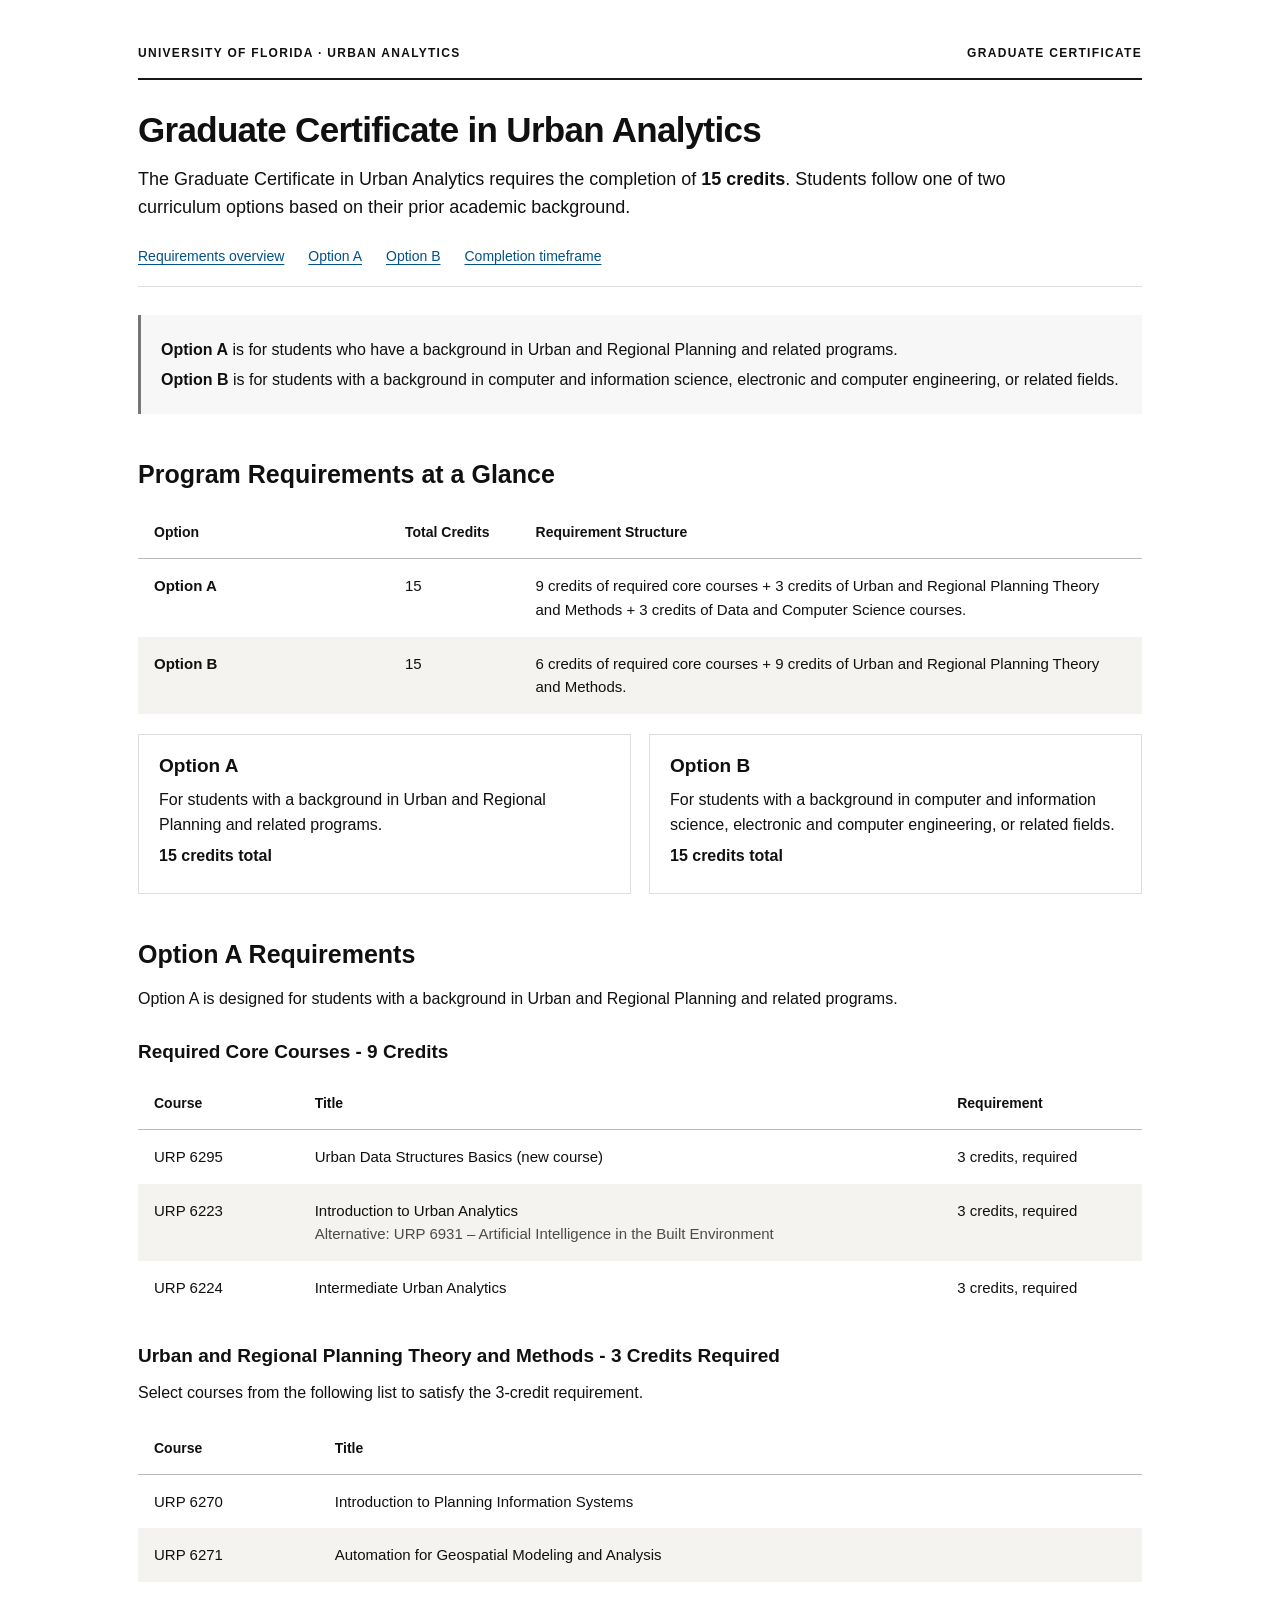
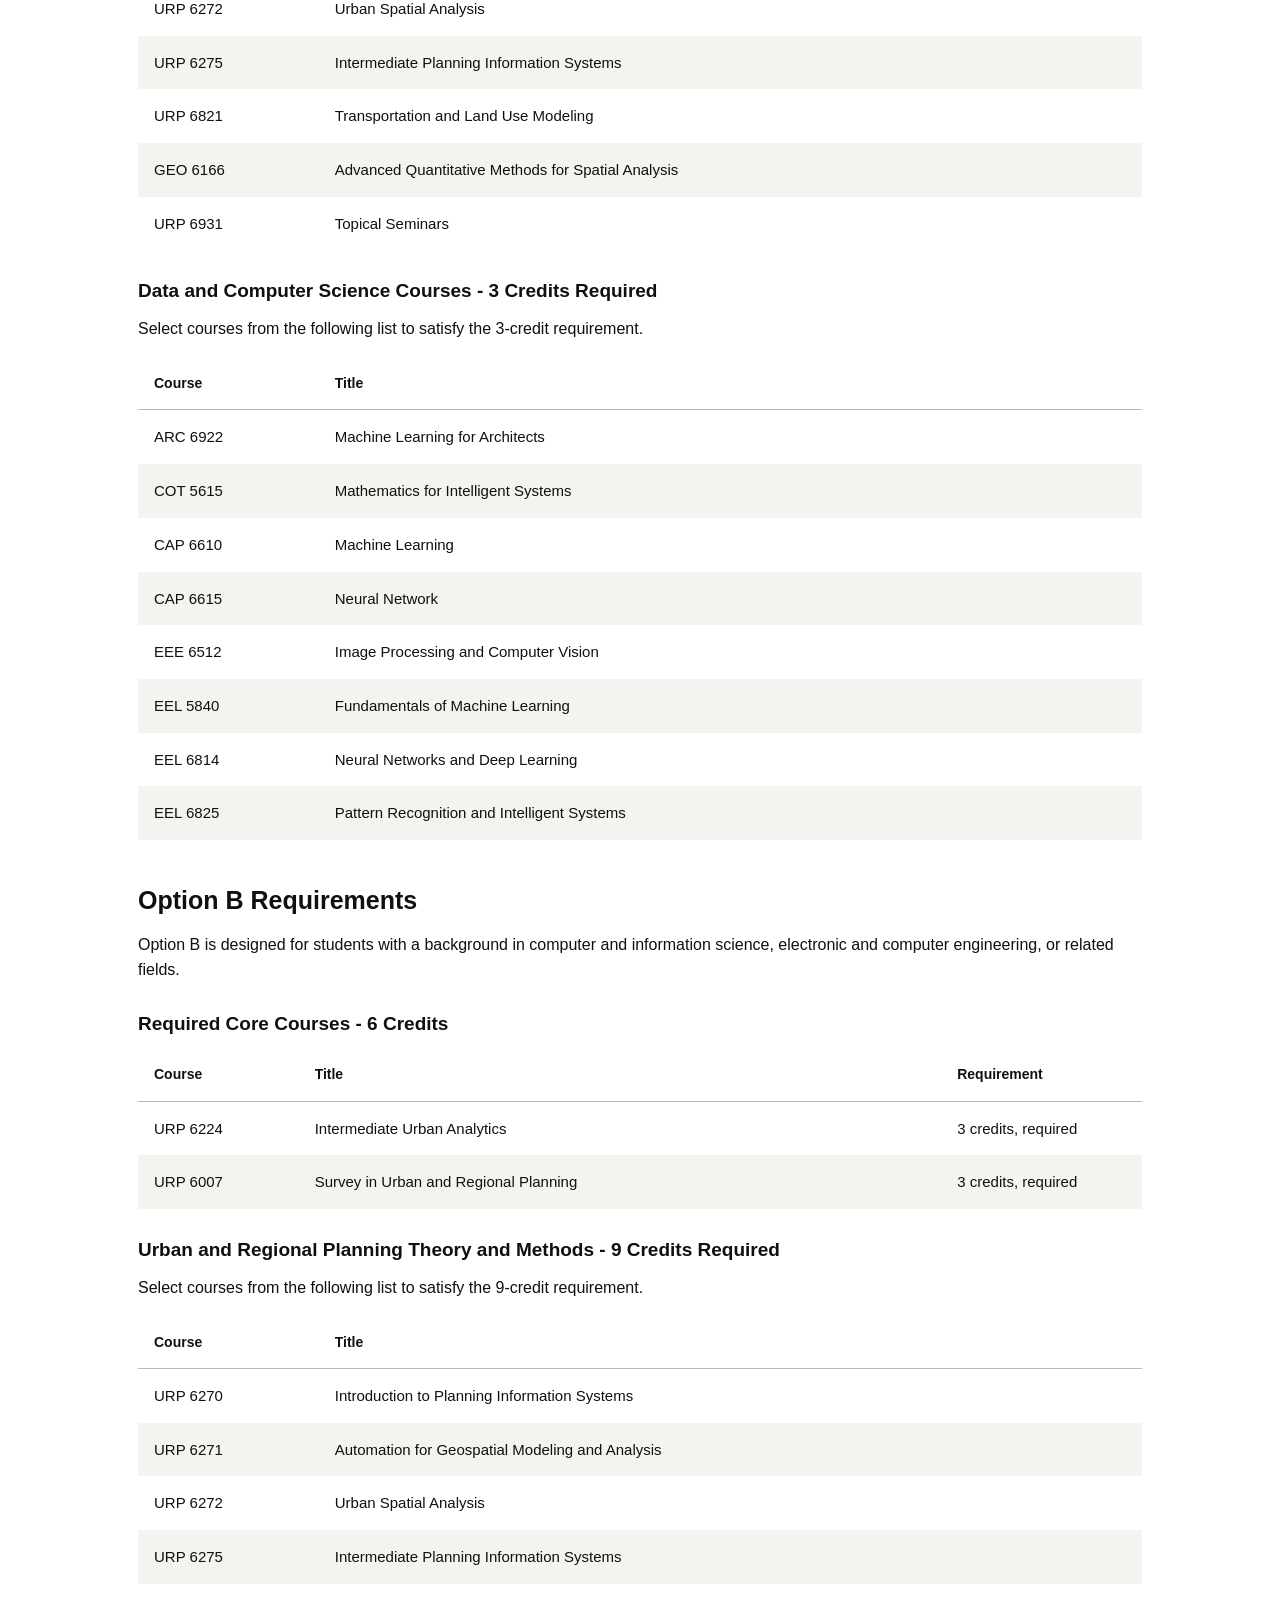
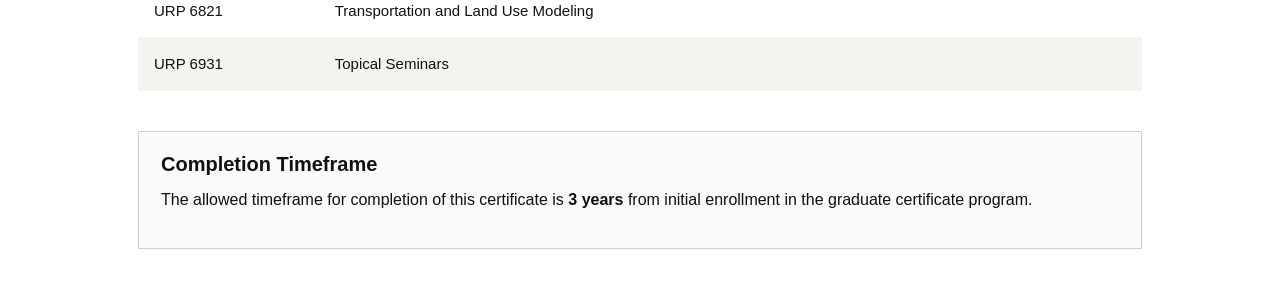
<file: 20260921_Curriculum_Certificate.html>
<!doctype html>
<html lang="en">
<head>
<meta charset="utf-8">
<meta name="viewport" content="width=device-width, initial-scale=1">
<title>Graduate Certificate in Urban Analytics | Program Requirements</title>
<meta name="description" content="Self-contained curriculum page for the Graduate Certificate in Urban Analytics, including Option A and Option B requirements and completion timeframe.">
<style>
:root {
  color-scheme: light;
  --ink:#101010;
  --muted:#4c4c4c;
  --line:#dedede;
  --stripe:#f4f3f0;
  --accent:#005288;
  --soft:#f7f7f7;
}
* { box-sizing:border-box; }
html { scroll-behavior:smooth; }
body {
  margin:0;
  font-family:Arial,Helvetica,sans-serif;
  color:var(--ink);
  background:#fff;
  font-size:16px;
  line-height:1.58;
}
a { color:var(--accent); text-underline-offset:3px; }
a:focus-visible,.table-scroll:focus-visible { outline:3px solid var(--accent); outline-offset:4px; }
.skip { position:absolute; left:-9999px; }
.skip:focus { left:20px; top:12px; background:#fff; padding:12px; z-index:10; }
main { max-width:1080px; margin:0 auto; padding:44px 38px 58px; }
.eyebrow {
  display:flex;
  justify-content:space-between;
  gap:18px;
  font-size:12px;
  font-weight:700;
  text-transform:uppercase;
  letter-spacing:1.3px;
  padding-bottom:15px;
  border-bottom:2px solid #171717;
}
h1 { font-size:35px; line-height:1.16; letter-spacing:-.7px; margin:30px 0 14px; }
h2 { font-size:25px; line-height:1.25; margin:45px 0 16px; }
h3 { font-size:19px; line-height:1.35; margin:28px 0 12px; }
p { margin:10px 0 16px; }
.lead { font-size:18px; max-width:920px; }
.jump {
  display:flex;
  flex-wrap:wrap;
  gap:9px 24px;
  margin:24px 0 28px;
  padding-bottom:18px;
  border-bottom:1px solid var(--line);
  font-size:14px;
}
.option-note {
  margin:20px 0 24px;
  padding:17px 20px;
  border-left:3px solid #777;
  background:var(--soft);
}
.option-note p { margin:5px 0; }
.mobile-hint { display:none; }
.table-scroll { width:100%; overflow-x:auto; margin:12px 0 18px; }
table { width:100%; border-collapse:collapse; table-layout:fixed; text-align:left; font-size:15px; }
th,td { padding:15px 16px; vertical-align:top; overflow-wrap:anywhere; }
thead th { white-space:nowrap; border-bottom:1px solid #b9b9b9; font-weight:700; font-size:14px; }
tbody th { font-weight:400; }
tbody tr:nth-child(even) { background:var(--stripe); }
.overview tbody th { font-weight:700; }
.overview th:nth-child(1) { width:25%; }
.overview th:nth-child(2) { width:13%; }
.courses th:nth-child(1) { width:16%; }
.courses th:nth-child(2) { width:64%; }
.courses th:nth-child(3) { width:20%; }
.courses tbody th { white-space:nowrap; }
.simplecourses th:nth-child(1) { width:18%; }
.simplecourses th:nth-child(2) { width:82%; }
.simplecourses tbody th { white-space:nowrap; }
.total { border-top:1px solid #b9b9b9; font-weight:700; }
.total th { font-weight:700; }
.requirement-summary {
  display:grid;
  grid-template-columns:1fr 1fr;
  gap:18px;
  margin:20px 0 28px;
}
.card {
  border:1px solid var(--line);
  padding:18px 20px;
  background:#fff;
}
.card h3 { margin:0 0 8px; }
.card p { margin:6px 0; }
.credit-line { font-weight:700; }
.completion {
  margin-top:40px;
  padding:20px 22px;
  border:1px solid #cfcfcf;
  background:#fafafa;
}
.completion h2 { font-size:20px; margin:0 0 8px; }
.review {
  margin-top:28px;
  padding:18px 20px;
  border:1px solid #d6d6d6;
  background:#fffdf8;
}
.review h2 { font-size:19px; margin:0 0 10px; }
.review p { font-size:14px; margin:8px 0; color:#3d3d3d; }
footer {
  margin-top:30px;
  padding-top:17px;
  border-top:1px solid #ddd;
  font-size:12px;
  color:var(--muted);
}
section { scroll-margin-top:20px; }
@media(max-width:760px){
  main{padding:24px 18px 36px;}
  h1{font-size:29px;}
  h2{font-size:23px;}
  .eyebrow{font-size:10px;letter-spacing:.8px;}
  .lead{font-size:16px;}
  .requirement-summary{grid-template-columns:1fr;}
  .mobile-hint{display:block;font-size:12px;color:#555;margin:12px 0 0;}
  th,td{padding:11px 12px;}
  table{min-width:650px;}
  .overview{min-width:620px;}
  .jump{gap:9px 16px;}
}
@media print {
  main{max-width:none;padding:0;}
  .jump,.skip{display:none;}
  body{font-size:10pt;}
  h1{font-size:23pt;}
  h2{font-size:17pt;}
  h3{font-size:13pt;}
  table{font-size:9pt;}
  th,td{padding:8px;}
  .table-scroll{overflow:visible;}
  thead{display:table-header-group;}
  tr{break-inside:avoid;}
  h2,h3{break-after:avoid;}
  .card,.completion,.review{break-inside:avoid;}
}
</style>
</head>
<body>
<a class="skip" href="#main">Skip to certificate requirements</a>
<main id="main">
  <div class="eyebrow">
    <span>University of Florida · Urban Analytics</span>
    <span>Graduate Certificate</span>
  </div>

  <header>
    <h1>Graduate Certificate in Urban Analytics</h1>
    <p class="lead">The Graduate Certificate in Urban Analytics requires the completion of <strong>15 credits</strong>. Students follow one of two curriculum options based on their prior academic background.</p>
  </header>

  <nav class="jump" aria-label="Certificate curriculum sections">
    <a href="#overview">Requirements overview</a>
    <a href="#option-a">Option A</a>
    <a href="#option-b">Option B</a>
    <a href="#timeframe">Completion timeframe</a>
  </nav>

  <div class="option-note" aria-label="Option eligibility">
    <p><strong>Option A</strong> is for students who have a background in Urban and Regional Planning and related programs.</p>
    <p><strong>Option B</strong> is for students with a background in computer and information science, electronic and computer engineering, or related fields.</p>
  </div>

  <section id="overview">
    <h2>Program Requirements at a Glance</h2>
    <p class="mobile-hint">Swipe horizontally to view all table columns.</p>
    <div class="table-scroll" tabindex="0" role="region" aria-label="Certificate program requirements overview">
      <table class="overview">
        <thead>
          <tr>
            <th scope="col">Option</th>
            <th scope="col">Total Credits</th>
            <th scope="col">Requirement Structure</th>
          </tr>
        </thead>
        <tbody>
          <tr>
            <th scope="row">Option A</th>
            <td>15</td>
            <td>9 credits of required core courses + 3 credits of Urban and Regional Planning Theory and Methods + 3 credits of Data and Computer Science courses.</td>
          </tr>
          <tr>
            <th scope="row">Option B</th>
            <td>15</td>
            <td>6 credits of required core courses + 9 credits of Urban and Regional Planning Theory and Methods.</td>
          </tr>
        </tbody>
      </table>
    </div>

    <div class="requirement-summary" aria-label="Option summaries">
      <div class="card">
        <h3>Option A</h3>
        <p>For students with a background in Urban and Regional Planning and related programs.</p>
        <p class="credit-line">15 credits total</p>
      </div>
      <div class="card">
        <h3>Option B</h3>
        <p>For students with a background in computer and information science, electronic and computer engineering, or related fields.</p>
        <p class="credit-line">15 credits total</p>
      </div>
    </div>
  </section>

  <section id="option-a">
    <h2>Option A Requirements</h2>
    <p>Option A is designed for students with a background in Urban and Regional Planning and related programs.</p>

    <h3>Required Core Courses - 9 Credits</h3>
    <p class="mobile-hint">Swipe horizontally to view all table columns.</p>
    <div class="table-scroll" tabindex="0" role="region" aria-label="Option A required core courses">
      <table class="courses">
        <thead>
          <tr>
            <th scope="col">Course</th>
            <th scope="col">Title</th>
            <th scope="col">Requirement</th>
          </tr>
        </thead>
        <tbody>
          <tr>
            <th scope="row">URP 6295</th>
            <td>Urban Data Structures Basics <span aria-label="new course">(new course)</span></td>
            <td>3 credits, required</td>
          </tr>
          <tr>
            <th scope="row">URP 6223</th>
            <td>Introduction to Urban Analytics<br><span style="color:#4c4c4c;">Alternative: URP 6931 – Artificial Intelligence in the Built Environment</span></td>
            <td>3 credits, required</td>
          </tr>
          <tr>
            <th scope="row">URP 6224</th>
            <td>Intermediate Urban Analytics</td>
            <td>3 credits, required</td>
          </tr>
        </tbody>
      </table>
    </div>

    <h3>Urban and Regional Planning Theory and Methods - 3 Credits Required</h3>
    <p>Select courses from the following list to satisfy the 3-credit requirement.</p>
    <p class="mobile-hint">Swipe horizontally to view all table columns.</p>
    <div class="table-scroll" tabindex="0" role="region" aria-label="Option A urban and regional planning theory and methods courses">
      <table class="simplecourses">
        <thead>
          <tr>
            <th scope="col">Course</th>
            <th scope="col">Title</th>
          </tr>
        </thead>
        <tbody>
          <tr><th scope="row">URP 6270</th><td>Introduction to Planning Information Systems</td></tr>
          <tr><th scope="row">URP 6271</th><td>Automation for Geospatial Modeling and Analysis</td></tr>
<tr><th scope="row">URP 6272</th><td>Urban Spatial Analysis</td></tr>
          <tr><th scope="row">URP 6275</th><td>Intermediate Planning Information Systems</td></tr>
          <tr><th scope="row">URP 6821</th><td>Transportation and Land Use Modeling</td></tr>
          <tr><th scope="row">GEO 6166</th><td>Advanced Quantitative Methods for Spatial Analysis</td></tr>
          <tr><th scope="row">URP 6931</th><td>Topical Seminars</td></tr>
        </tbody>
      </table>
    </div>

    <h3>Data and Computer Science Courses - 3 Credits Required</h3>
    <p>Select courses from the following list to satisfy the 3-credit requirement.</p>
    <p class="mobile-hint">Swipe horizontally to view all table columns.</p>
    <div class="table-scroll" tabindex="0" role="region" aria-label="Option A data and computer science courses">
      <table class="simplecourses">
        <thead>
          <tr>
            <th scope="col">Course</th>
            <th scope="col">Title</th>
          </tr>
        </thead>
        <tbody>
          <tr><th scope="row">ARC 6922</th><td>Machine Learning for Architects</td></tr>
          <tr><th scope="row">COT 5615</th><td>Mathematics for Intelligent Systems</td></tr>
          <tr><th scope="row">CAP 6610</th><td>Machine Learning</td></tr>
          <tr><th scope="row">CAP 6615</th><td>Neural Network</td></tr>
          <tr><th scope="row">EEE 6512</th><td>Image Processing and Computer Vision</td></tr>
          <tr><th scope="row">EEL 5840</th><td>Fundamentals of Machine Learning</td></tr>
          <tr><th scope="row">EEL 6814</th><td>Neural Networks and Deep Learning</td></tr>
          <tr><th scope="row">EEL 6825</th><td>Pattern Recognition and Intelligent Systems</td></tr>
        </tbody>
      </table>
    </div>
  </section>

  <section id="option-b">
    <h2>Option B Requirements</h2>
    <p>Option B is designed for students with a background in computer and information science, electronic and computer engineering, or related fields.</p>

    <h3>Required Core Courses - 6 Credits</h3>
    <p class="mobile-hint">Swipe horizontally to view all table columns.</p>
    <div class="table-scroll" tabindex="0" role="region" aria-label="Option B required core courses">
      <table class="courses">
        <thead>
          <tr>
            <th scope="col">Course</th>
            <th scope="col">Title</th>
            <th scope="col">Requirement</th>
          </tr>
        </thead>
        <tbody>
          <tr>
            <th scope="row">URP 6224</th>
            <td>Intermediate Urban Analytics</td>
            <td>3 credits, required</td>
          </tr>
          <tr>
            <th scope="row">URP 6007</th>
            <td>Survey in Urban and Regional Planning</td>
            <td>3 credits, required</td>
          </tr>
        </tbody>
      </table>
    </div>

    <h3>Urban and Regional Planning Theory and Methods - 9 Credits Required</h3>
    <p>Select courses from the following list to satisfy the 9-credit requirement.</p>
    <p class="mobile-hint">Swipe horizontally to view all table columns.</p>
    <div class="table-scroll" tabindex="0" role="region" aria-label="Option B urban and regional planning theory and methods courses">
      <table class="simplecourses">
        <thead>
          <tr>
            <th scope="col">Course</th>
            <th scope="col">Title</th>
          </tr>
        </thead>
        <tbody>
          <tr><th scope="row">URP 6270</th><td>Introduction to Planning Information Systems</td></tr>
          <tr><th scope="row">URP 6271</th><td>Automation for Geospatial Modeling and Analysis</td></tr>
          <tr><th scope="row">URP 6272</th><td>Urban Spatial Analysis</td></tr>
          <tr><th scope="row">URP 6275</th><td>Intermediate Planning Information Systems</td></tr>
          <tr><th scope="row">URP 6821</th><td>Transportation and Land Use Modeling</td></tr>
          <tr><th scope="row">URP 6931</th><td>Topical Seminars</td></tr>
        </tbody>
      </table>
    </div>
  </section>

  <section id="timeframe" class="completion" aria-labelledby="timeframe-heading">
    <h2 id="timeframe-heading">Completion Timeframe</h2>
    <p>The allowed timeframe for completion of this certificate is <strong>3 years</strong> from initial enrollment in the graduate certificate program.</p>
  </section>
</main>
</body>
</html>
</file>
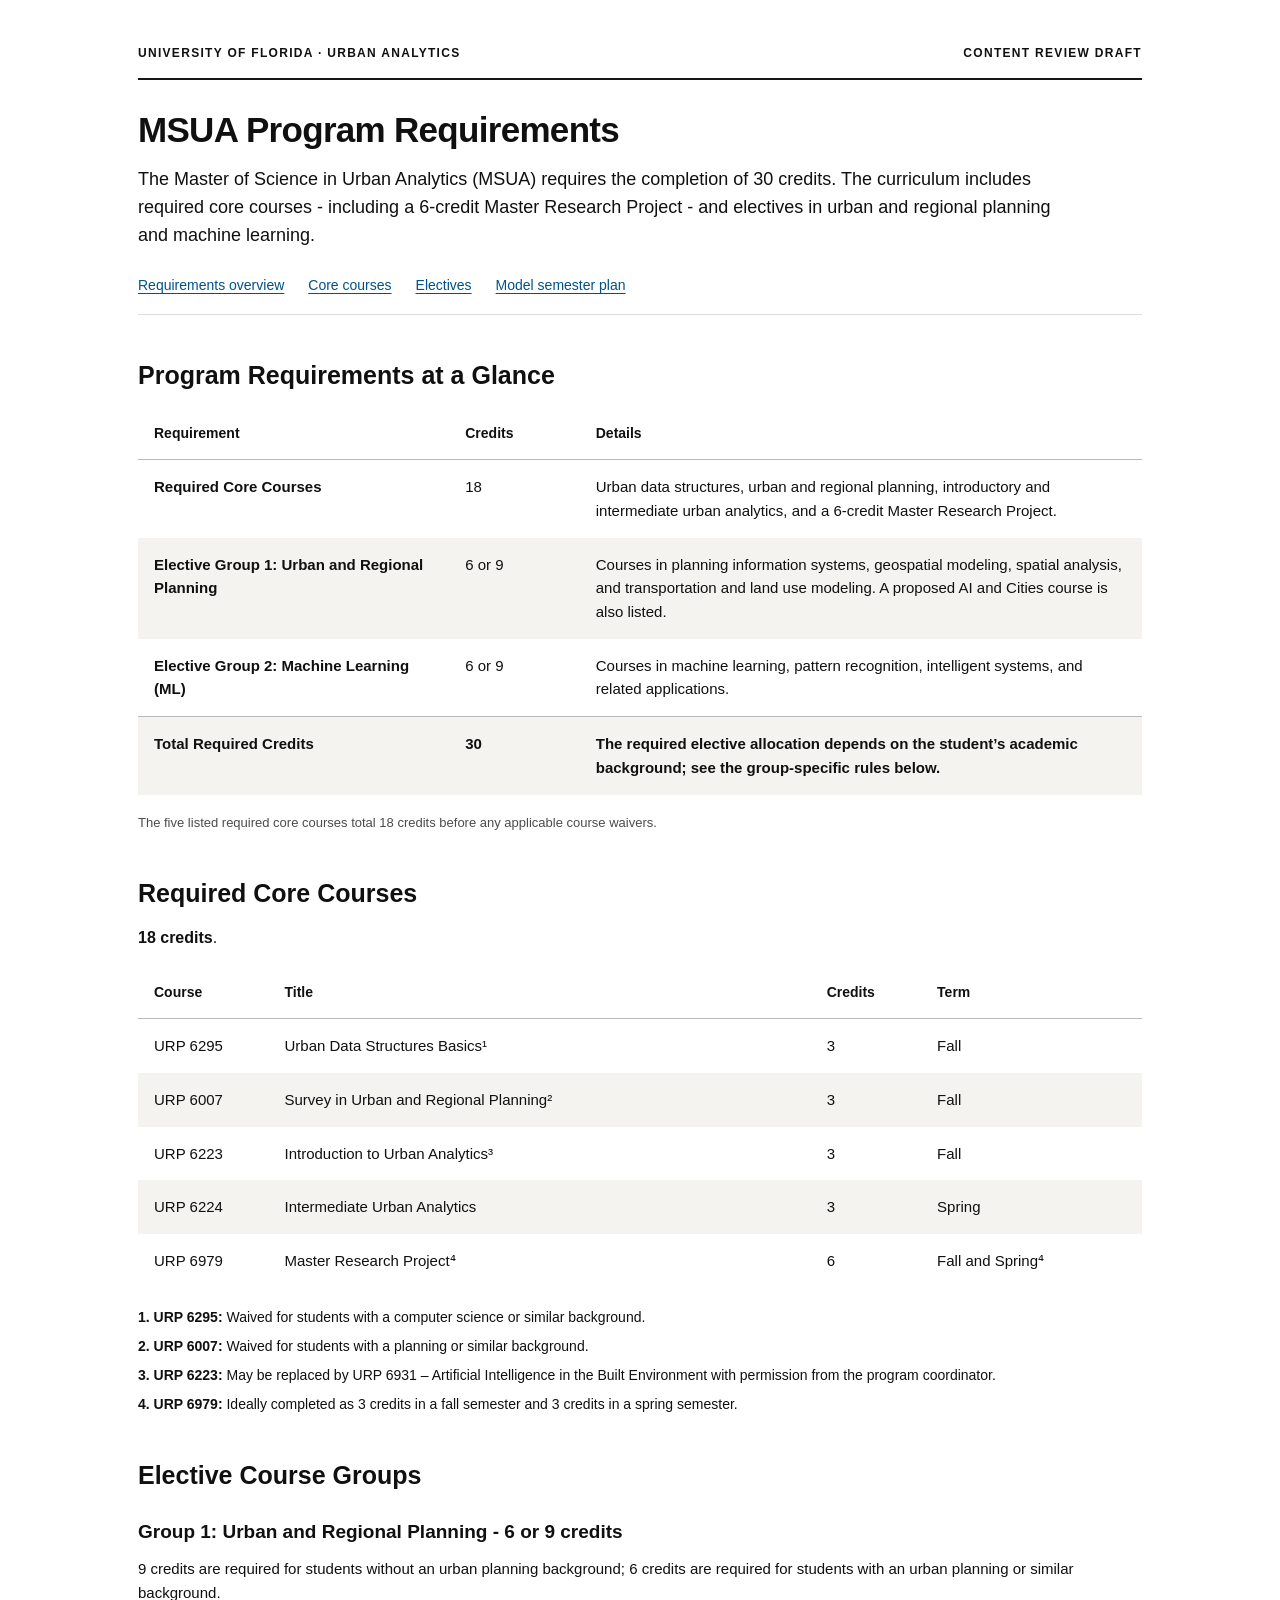
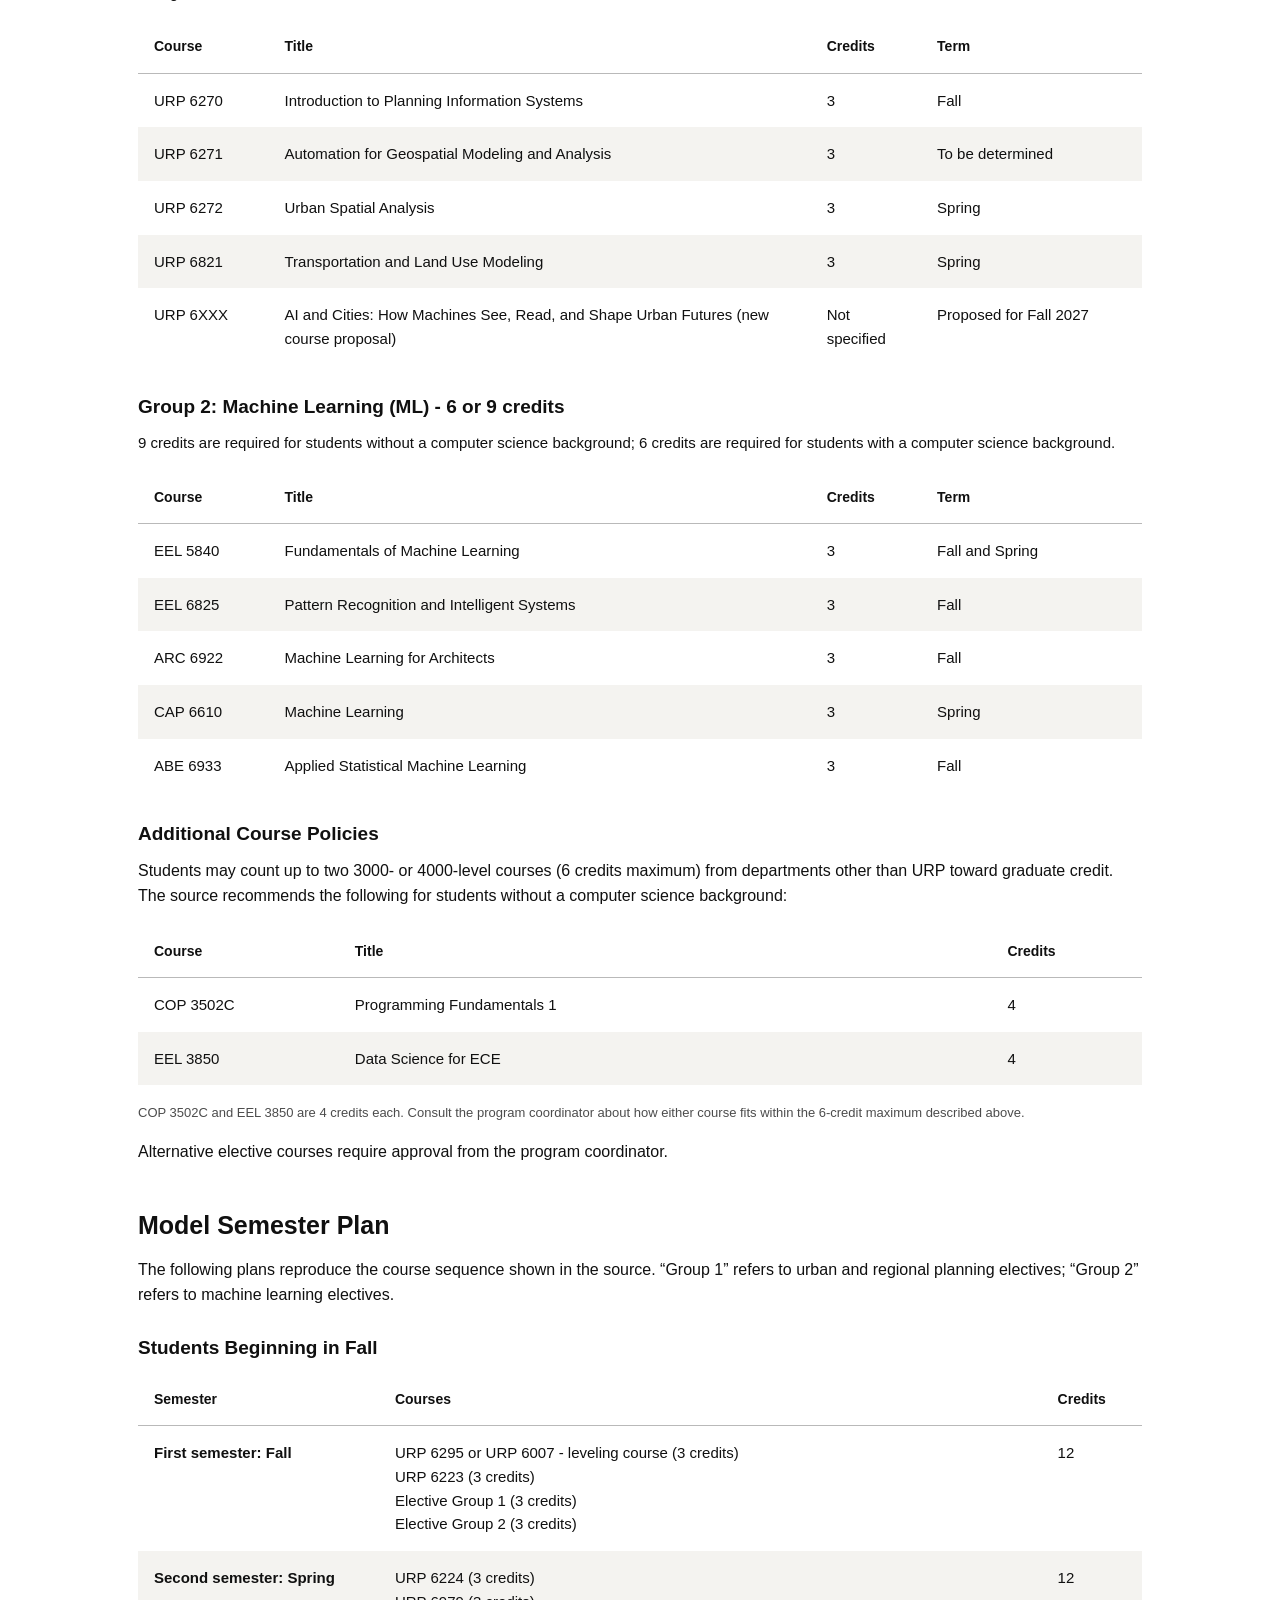
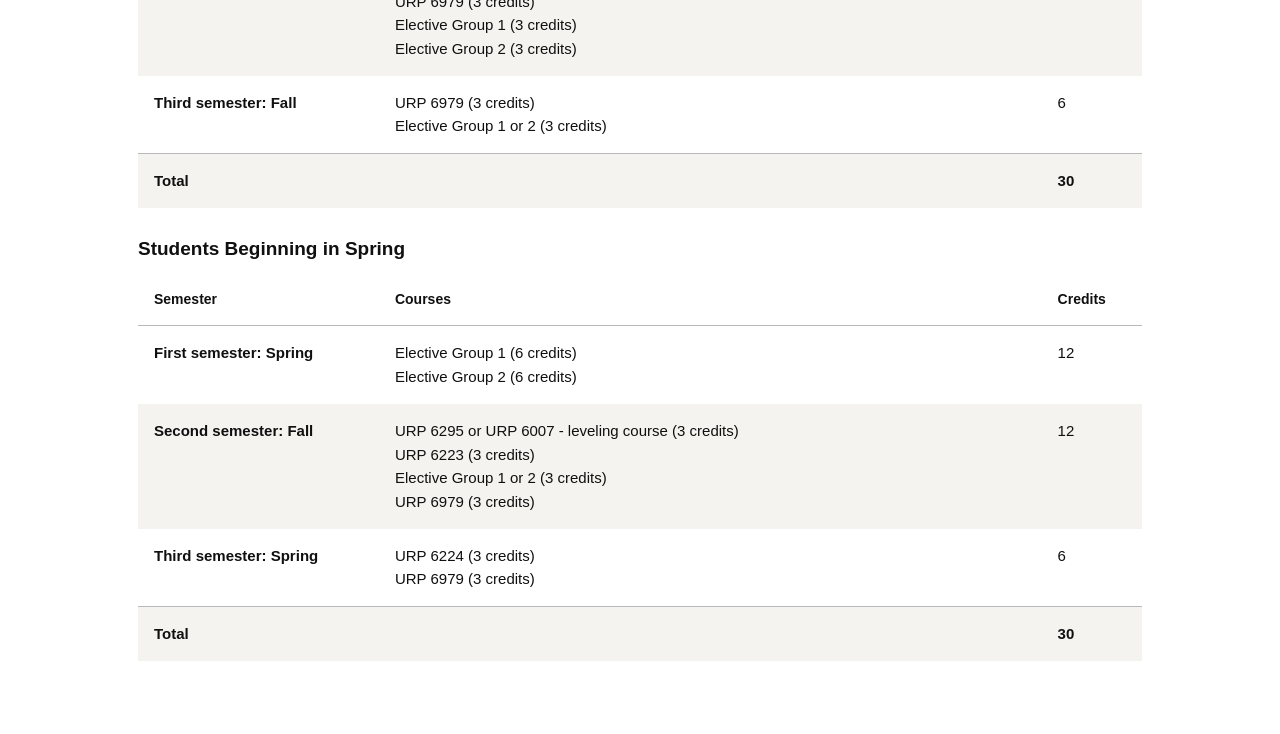
<file: 20260921_Curriculum_MSUA.html>
<!DOCTYPE html>

<html lang="en"><head><meta charset="utf-8"/><meta content="width=device-width, initial-scale=1" name="viewport"/><title>MSUA Program Requirements | Self-Contained HTML</title><meta content="Self-contained MSUA curriculum review draft, including program requirements, course tables, policies, and model semester plans. All page content and styling are embedded for offline use." name="description"/><style>
:root { color-scheme: light; --ink:#101010; --muted:#4c4c4c; --line:#dedede; --stripe:#f4f3f0; }
* { box-sizing:border-box; }
body { margin:0; font-family:Arial,Helvetica,sans-serif; color:var(--ink); background:#fff; font-size:16px; line-height:1.58; }
a { color:#005288; text-underline-offset:3px; }
a:focus-visible,summary:focus-visible,.table-scroll:focus-visible { outline:3px solid #005288; outline-offset:4px; }
.skip { position:absolute; left:-9999px; } .skip:focus { left:20px; top:12px; background:white; padding:12px; z-index:5; }
main { max-width:1080px; margin:0 auto; padding:44px 38px 55px; }
.eyebrow { display:flex; justify-content:space-between; gap:18px; font-size:12px; font-weight:700; text-transform:uppercase; letter-spacing:1.3px; padding-bottom:15px; border-bottom:2px solid #171717; }
.draft { white-space:nowrap; }
h1 { font-size:35px; line-height:1.16; letter-spacing:-.7px; margin:30px 0 14px; }
h2 { font-size:25px; line-height:1.25; margin:45px 0 16px; }
h3 { font-size:19px; line-height:1.35; margin:28px 0 12px; }
p { margin:10px 0 16px; }
.lead { font-size:18px; max-width:940px; }
.jump { display:flex; flex-wrap:wrap; gap:9px 24px; margin:24px 0 26px; padding-bottom:18px; border-bottom:1px solid var(--line); font-size:14px; }
.review-banner { border-left:3px solid #777; background:#f5f5f5; padding:12px 16px; margin:0 0 24px; font-size:14px; }
.mobile-hint { display:none; }
.table-scroll { width:100%; overflow-x:auto; margin:12px 0 18px; }
table { width:100%; border-collapse:collapse; table-layout:fixed; text-align:left; font-size:15px; }
th,td { padding:15px 16px; vertical-align:top; overflow-wrap:anywhere; }
thead th { white-space:nowrap; border-bottom:1px solid #b9b9b9; font-weight:700; font-size:14px; }
tbody th { font-weight:400; }
tbody tr:nth-child(even) { background:var(--stripe); }
.overview tbody th { font-weight:700; }
.overview th:nth-child(1) { width:31%; } .overview th:nth-child(2) { width:13%; }
.courses th:nth-child(1) { width:13%; } .courses th:nth-child(2) { width:54%; } .courses th:nth-child(3) { width:11%; }
.courses tbody th { white-space:nowrap; }
.plan th:nth-child(1) { width:24%; } .plan th:nth-child(2) { width:66%; } .plan th:nth-child(3) { width:10%; }
.plan tbody th { font-weight:700; }
.smallcourses th:nth-child(1) { width:20%; } .smallcourses th:nth-child(2) { width:65%; }
.total { border-top:1px solid #b9b9b9; font-weight:700; }
.total th { font-weight:700; }
.note { color:var(--muted); font-size:13px; line-height:1.55; }
.notes { padding:0; margin:15px 0; }
.notes p { margin:7px 0; font-size:14px; }
.rule { font-size:15px; }
.review { margin-top:38px; padding:20px 22px; border:1px solid #ccc; background:#fafafa; }
.review h2 { font-size:20px; margin:0 0 12px; }
.review p { font-size:14px; margin:12px 0; }
footer { margin-top:30px; padding-top:17px; border-top:1px solid #ddd; font-size:12px; color:var(--muted); }
section { scroll-margin-top:20px; }
@media(max-width:650px){.mobile-hint{display:block;font-size:12px;color:#555;margin:12px 0 0;}main{padding:23px 18px 35px;} h1{font-size:29px;} h2{font-size:23px;} .eyebrow{font-size:10px;letter-spacing:.8px;} .lead{font-size:16px;} th,td{padding:11px 12px;} table{min-width:610px;} .overview{min-width:520px;} .plan{min-width:590px;} .smallcourses{min-width:490px;} .jump{gap:9px 16px;} .review{padding:16px;}}
@media print {main{max-width:none;padding:0;} .jump,.skip{display:none;} body{font-size:10pt;} h1{font-size:23pt;} h2{font-size:17pt;} h3{font-size:13pt;} table{font-size:9pt;} th,td{padding:8px;} .table-scroll{overflow:visible;} thead{display:table-header-group;} tr{break-inside:avoid;} h2,h3{break-after:avoid;} .review{break-inside:avoid;}}
</style></head><body>
<a class="skip" href="#main">Skip to curriculum content</a><main id="main">
<div class="eyebrow"><span>University of Florida · Urban Analytics</span><span class="draft">Content review draft</span></div>
<header><h1>MSUA Program Requirements</h1><p class="lead">The Master of Science in Urban Analytics (MSUA) requires the completion of 30 credits. The curriculum includes required core courses - including a 6-credit Master Research Project - and electives in urban and regional planning and machine learning.</p></header>
<nav aria-label="Curriculum sections" class="jump"><a href="#overview">Requirements overview</a><a href="#core">Core courses</a><a href="#electives">Electives</a><a href="#plans">Model semester plan</a></nav>
<section id="overview"><h2>Program Requirements at a Glance</h2>
<p class="mobile-hint">Swipe horizontally to view all table columns.</p><div aria-label="Program requirements overview" class="table-scroll" role="region" tabindex="0"><table class="overview"><thead><tr><th scope="col">Requirement</th><th scope="col">Credits</th><th scope="col">Details</th></tr></thead><tbody><tr><th scope="row">Required Core Courses</th><td>18</td><td>Urban data structures, urban and regional planning, introductory and intermediate urban analytics, and a 6-credit Master Research Project.</td></tr><tr><th scope="row">Elective Group 1: Urban and Regional Planning</th><td>6 or 9</td><td>Courses in planning information systems, geospatial modeling, spatial analysis, and transportation and land use modeling. A proposed AI and Cities course is also listed.</td></tr><tr><th scope="row">Elective Group 2: Machine Learning (ML)</th><td>6 or 9</td><td>Courses in machine learning, pattern recognition, intelligent systems, and related applications.</td></tr><tr class="total"><th scope="row">Total Required Credits</th><td>30</td><td>The required elective allocation depends on the student’s academic background; see the group-specific rules below.</td></tr></tbody></table></div>
<p class="note">The five listed required core courses total 18 credits before any applicable course waivers.</p></section>
<section id="core"><h2>Required Core Courses</h2><p><strong>18 credits</strong>.</p>
<p class="mobile-hint">Swipe horizontally to view all table columns.</p><div aria-label="Required core courses" class="table-scroll" role="region" tabindex="0"><table class="courses"><thead><tr><th scope="col">Course</th><th scope="col">Title</th><th scope="col">Credits</th><th scope="col">Term</th></tr></thead><tbody><tr><th scope="row">URP 6295</th><td>Urban Data Structures Basics¹</td><td>3</td><td>Fall</td></tr><tr><th scope="row">URP 6007</th><td>Survey in Urban and Regional Planning²</td><td>3</td><td>Fall</td></tr><tr><th scope="row">URP 6223</th><td>Introduction to Urban Analytics³</td><td>3</td><td>Fall</td></tr><tr><th scope="row">URP 6224</th><td>Intermediate Urban Analytics</td><td>3</td><td>Spring</td></tr><tr><th scope="row">URP 6979</th><td>Master Research Project⁴</td><td>6</td><td>Fall and Spring⁴</td></tr></tbody></table></div>
<div class="notes"><p><strong>1. URP 6295:</strong> Waived for students with a computer science or similar background.</p><p><strong>2. URP 6007:</strong> Waived for students with a planning or similar background.</p><p><strong>3. URP 6223:</strong> May be replaced by URP 6931 – Artificial Intelligence in the Built Environment with permission from the program coordinator.</p><p><strong>4. URP 6979:</strong> Ideally completed as 3 credits in a fall semester and 3 credits in a spring semester.</p></div></section>
<section id="electives"><h2>Elective Course Groups</h2><h3>Group 1: Urban and Regional Planning - 6 or 9 credits</h3>
<p class="rule">9 credits are required for students without an urban planning background; 6 credits are required for students with an urban planning or similar background.</p>
<p class="mobile-hint">Swipe horizontally to view all table columns.</p><div aria-label="Urban and regional planning electives" class="table-scroll" role="region" tabindex="0"><table class="courses"><thead><tr><th scope="col">Course</th><th scope="col">Title</th><th scope="col">Credits</th><th scope="col">Term</th></tr></thead><tbody><tr><th scope="row">URP 6270</th><td>Introduction to Planning Information Systems</td><td>3</td><td>Fall</td></tr><tr><th scope="row">URP 6271</th><td>Automation for Geospatial Modeling and Analysis</td><td>3</td><td>To be determined</td></tr><tr><th scope="row">URP 6272</th><td>Urban Spatial Analysis</td><td>3</td><td>Spring</td></tr><tr><th scope="row">URP 6821</th><td>Transportation and Land Use Modeling</td><td>3</td><td>Spring</td></tr><tr><th scope="row">URP 6XXX</th><td>AI and Cities: How Machines See, Read, and Shape Urban Futures (new course proposal)</td><td>Not specified</td><td>Proposed for Fall 2027</td></tr></tbody></table></div>
<h3>Group 2: Machine Learning (ML) - 6 or 9 credits</h3>
<p class="rule">9 credits are required for students without a computer science background; 6 credits are required for students with a computer science background.</p>
<p class="mobile-hint">Swipe horizontally to view all table columns.</p><div aria-label="Machine learning electives" class="table-scroll" role="region" tabindex="0"><table class="courses"><thead><tr><th scope="col">Course</th><th scope="col">Title</th><th scope="col">Credits</th><th scope="col">Term</th></tr></thead><tbody><tr><th scope="row">EEL 5840</th><td>Fundamentals of Machine Learning</td><td>3</td><td>Fall and Spring</td></tr><tr><th scope="row">EEL 6825</th><td>Pattern Recognition and Intelligent Systems</td><td>3</td><td>Fall</td></tr><tr><th scope="row">ARC 6922</th><td>Machine Learning for Architects</td><td>3</td><td>Fall</td></tr><tr><th scope="row">CAP 6610</th><td>Machine Learning</td><td>3</td><td>Spring</td></tr><tr><th scope="row">ABE 6933</th><td>Applied Statistical Machine Learning</td><td>3</td><td>Fall</td></tr></tbody></table></div>
<h3>Additional Course Policies</h3><p>Students may count up to two 3000- or 4000-level courses (6 credits maximum) from departments other than URP toward graduate credit. The source recommends the following for students without a computer science background:</p>
<p class="mobile-hint">Swipe horizontally to view all table columns.</p><div aria-label="Recommended additional courses" class="table-scroll" role="region" tabindex="0"><table class="smallcourses"><thead><tr><th scope="col">Course</th><th scope="col">Title</th><th scope="col">Credits</th></tr></thead><tbody><tr><th scope="row">COP 3502C</th><td>Programming Fundamentals 1</td><td>4</td></tr><tr><th scope="row">EEL 3850</th><td>Data Science for ECE</td><td>4</td></tr></tbody></table></div><p class="note" id="preparatory-credit-note">COP 3502C and EEL 3850 are 4 credits each. Consult the program coordinator about how either course fits within the 6-credit maximum described above.</p>
<p>Alternative elective courses require approval from the program coordinator.</p></section>
<section id="plans"><h2>Model Semester Plan</h2><p>The following plans reproduce the course sequence shown in the source. “Group 1” refers to urban and regional planning electives; “Group 2” refers to machine learning electives.</p>
<h3>Students Beginning in Fall</h3>
<p class="mobile-hint">Swipe horizontally to view all table columns.</p><div aria-label="Model plan for fall-entry students" class="table-scroll" role="region" tabindex="0"><table class="plan"><thead><tr><th scope="col">Semester</th><th scope="col">Courses</th><th scope="col">Credits</th></tr></thead><tbody><tr><th scope="row">First semester: Fall</th><td>URP 6295 or URP 6007 - leveling course (3 credits)<br/>URP 6223 (3 credits)<br/>Elective Group 1 (3 credits)<br/>Elective Group 2 (3 credits)</td><td>12</td></tr><tr><th scope="row">Second semester: Spring</th><td>URP 6224 (3 credits)<br/>URP 6979 (3 credits)<br/>Elective Group 1 (3 credits)<br/>Elective Group 2 (3 credits)</td><td>12</td></tr><tr><th scope="row">Third semester: Fall</th><td>URP 6979 (3 credits)<br/>Elective Group 1 or 2 (3 credits)</td><td>6</td></tr><tr class="total"><th scope="row">Total</th><td></td><td>30</td></tr></tbody></table></div>
<h3>Students Beginning in Spring</h3>
<p class="mobile-hint">Swipe horizontally to view all table columns.</p><div aria-label="Model plan for spring-entry students" class="table-scroll" role="region" tabindex="0"><table class="plan"><thead><tr><th scope="col">Semester</th><th scope="col">Courses</th><th scope="col">Credits</th></tr></thead><tbody><tr><th scope="row">First semester: Spring</th><td>Elective Group 1 (6 credits)<br/>Elective Group 2 (6 credits)</td><td>12</td></tr><tr><th scope="row">Second semester: Fall</th><td>URP 6295 or URP 6007 - leveling course (3 credits)<br/>URP 6223 (3 credits)<br/>Elective Group 1 or 2 (3 credits)<br/>URP 6979 (3 credits)</td><td>12</td></tr><tr><th scope="row">Third semester: Spring</th><td>URP 6224 (3 credits)<br/>URP 6979 (3 credits)</td><td>6</td></tr><tr class="total"><th scope="row">Total</th><td></td><td>30</td></tr></tbody></table></div>
</section></main></body></html>
</file>
